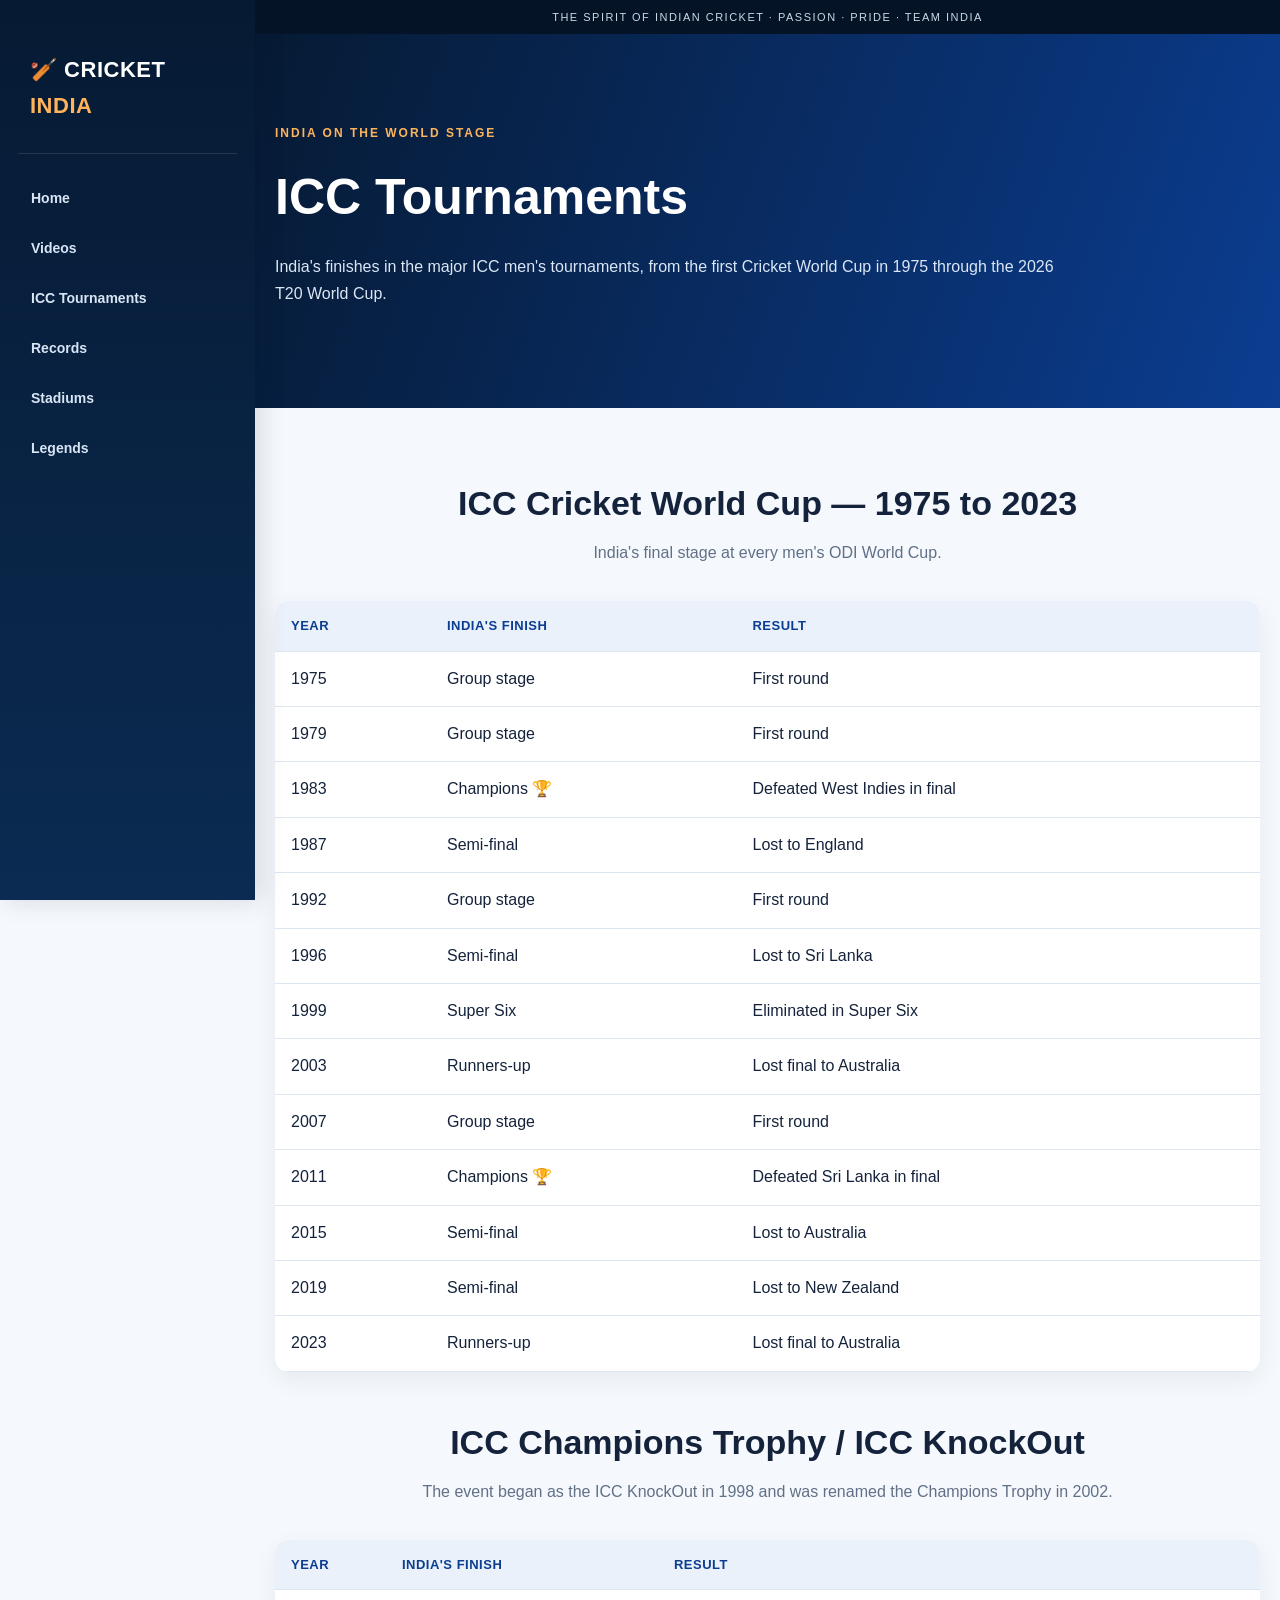
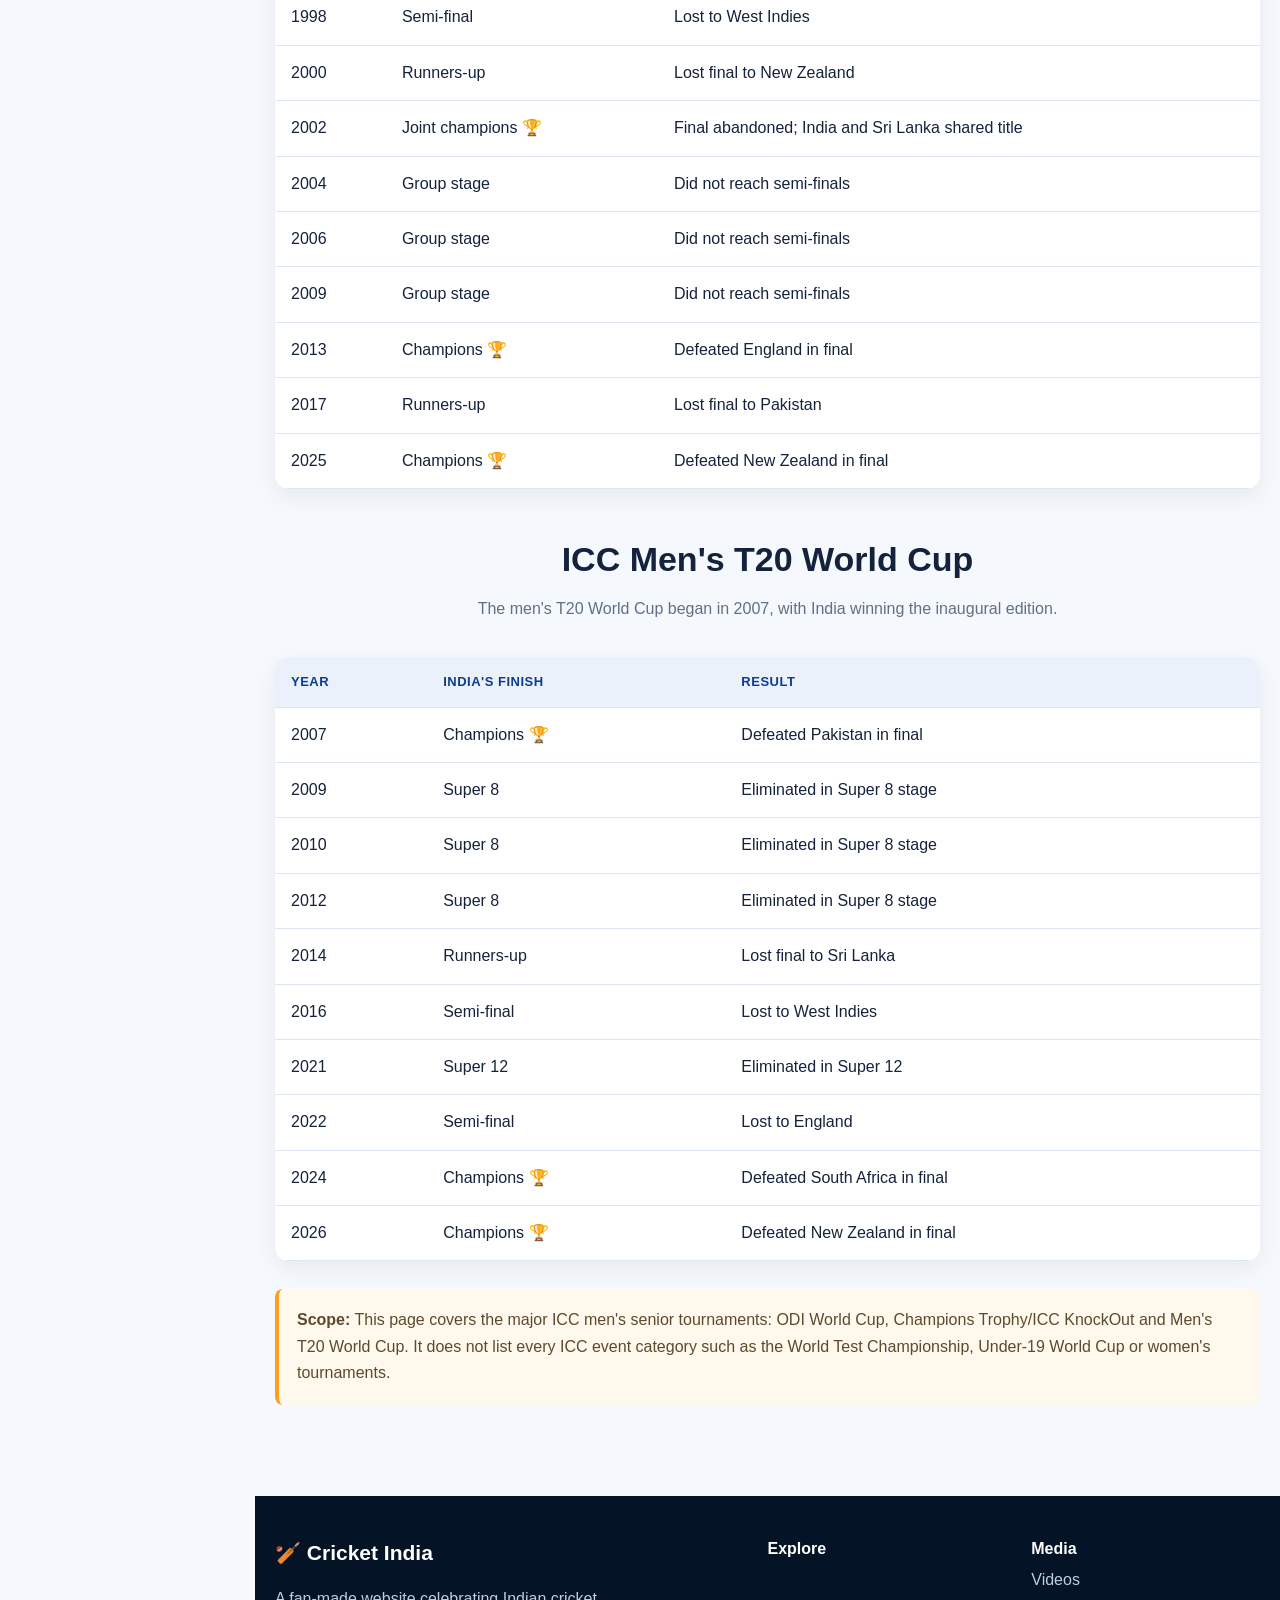
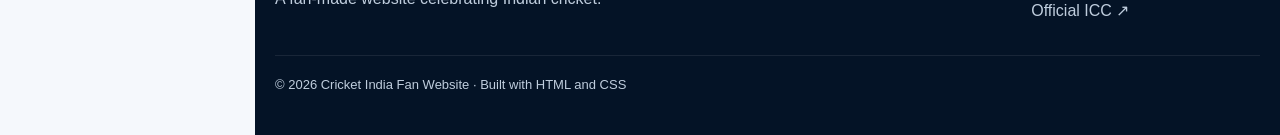
<file: icc-tournaments.html>
<!doctype html><html lang="en"><head><meta charset="utf-8"><meta name="viewport" content="width=device-width,initial-scale=1"><title>ICC Tournaments | Cricket India</title><link rel="stylesheet" href="style.css"></head><body>
<div class="top">THE SPIRIT OF INDIAN CRICKET · PASSION · PRIDE · TEAM INDIA</div><header><div class="nav"><a class="brand" href="index.html">🏏 CRICKET <b>INDIA</b></a><nav><a href="index.html">Home</a><a href="videos.html">Videos</a><a href="icc-tournaments.html">ICC Tournaments</a><a href="records.html">Records</a><a href="stadiums.html">Stadiums</a><a href="legends.html">Legends</a></nav></div></header>
<main><section class="pagehero"><div class="container"><span class="eyebrow">India on the world stage</span><h1>ICC Tournaments</h1><p>India's finishes in the major ICC men's tournaments, from the first Cricket World Cup in 1975 through the 2026 T20 World Cup.</p></div></section><section class="content"><div class="container">
<div class="head"><h2>ICC Cricket World Cup — 1975 to 2023</h2><p>India's final stage at every men's ODI World Cup.</p></div><div class="tablewrap"><table><thead><tr><th>Year</th><th>India's finish</th><th>Result</th></tr></thead><tbody>
<tr><td>1975</td><td>Group stage</td><td>First round</td></tr><tr><td>1979</td><td>Group stage</td><td>First round</td></tr><tr><td>1983</td><td>Champions 🏆</td><td>Defeated West Indies in final</td></tr><tr><td>1987</td><td>Semi-final</td><td>Lost to England</td></tr><tr><td>1992</td><td>Group stage</td><td>First round</td></tr><tr><td>1996</td><td>Semi-final</td><td>Lost to Sri Lanka</td></tr><tr><td>1999</td><td>Super Six</td><td>Eliminated in Super Six</td></tr><tr><td>2003</td><td>Runners-up</td><td>Lost final to Australia</td></tr><tr><td>2007</td><td>Group stage</td><td>First round</td></tr><tr><td>2011</td><td>Champions 🏆</td><td>Defeated Sri Lanka in final</td></tr><tr><td>2015</td><td>Semi-final</td><td>Lost to Australia</td></tr><tr><td>2019</td><td>Semi-final</td><td>Lost to New Zealand</td></tr><tr><td>2023</td><td>Runners-up</td><td>Lost final to Australia</td></tr>
</tbody></table></div>
<div class="head" style="margin-top:50px"><h2>ICC Champions Trophy / ICC KnockOut</h2><p>The event began as the ICC KnockOut in 1998 and was renamed the Champions Trophy in 2002.</p></div><div class="tablewrap"><table><thead><tr><th>Year</th><th>India's finish</th><th>Result</th></tr></thead><tbody>
<tr><td>1998</td><td>Semi-final</td><td>Lost to West Indies</td></tr><tr><td>2000</td><td>Runners-up</td><td>Lost final to New Zealand</td></tr><tr><td>2002</td><td>Joint champions 🏆</td><td>Final abandoned; India and Sri Lanka shared title</td></tr><tr><td>2004</td><td>Group stage</td><td>Did not reach semi-finals</td></tr><tr><td>2006</td><td>Group stage</td><td>Did not reach semi-finals</td></tr><tr><td>2009</td><td>Group stage</td><td>Did not reach semi-finals</td></tr><tr><td>2013</td><td>Champions 🏆</td><td>Defeated England in final</td></tr><tr><td>2017</td><td>Runners-up</td><td>Lost final to Pakistan</td></tr><tr><td>2025</td><td>Champions 🏆</td><td>Defeated New Zealand in final</td></tr>
</tbody></table></div>
<div class="head" style="margin-top:50px"><h2>ICC Men's T20 World Cup</h2><p>The men's T20 World Cup began in 2007, with India winning the inaugural edition.</p></div><div class="tablewrap"><table><thead><tr><th>Year</th><th>India's finish</th><th>Result</th></tr></thead><tbody>
<tr><td>2007</td><td>Champions 🏆</td><td>Defeated Pakistan in final</td></tr><tr><td>2009</td><td>Super 8</td><td>Eliminated in Super 8 stage</td></tr><tr><td>2010</td><td>Super 8</td><td>Eliminated in Super 8 stage</td></tr><tr><td>2012</td><td>Super 8</td><td>Eliminated in Super 8 stage</td></tr><tr><td>2014</td><td>Runners-up</td><td>Lost final to Sri Lanka</td></tr><tr><td>2016</td><td>Semi-final</td><td>Lost to West Indies</td></tr><tr><td>2021</td><td>Super 12</td><td>Eliminated in Super 12</td></tr><tr><td>2022</td><td>Semi-final</td><td>Lost to England</td></tr><tr><td>2024</td><td>Champions 🏆</td><td>Defeated South Africa in final</td></tr><tr><td>2026</td><td>Champions 🏆</td><td>Defeated New Zealand in final</td></tr>
</tbody></table></div>
<p class="note"><strong>Scope:</strong> This page covers the major ICC men's senior tournaments: ODI World Cup, Champions Trophy/ICC KnockOut and Men's T20 World Cup. It does not list every ICC event category such as the World Test Championship, Under-19 World Cup or women's tournaments.</p>
</div></section></main><footer><div class="container"><div class="footgrid"><div><strong style="font-size:21px;color:white">🏏 Cricket India</strong><p>A fan-made website celebrating Indian cricket.</p></div><div><strong>Explore</strong></div><div><strong>Media</strong><a href="videos.html">Videos</a><a href="https://www.icc-cricket.com/" target="_blank">Official ICC ↗</a></div></div><div class="copyright">© 2026 Cricket India Fan Website · Built with HTML and CSS</div></div></footer></body></html>
</file>
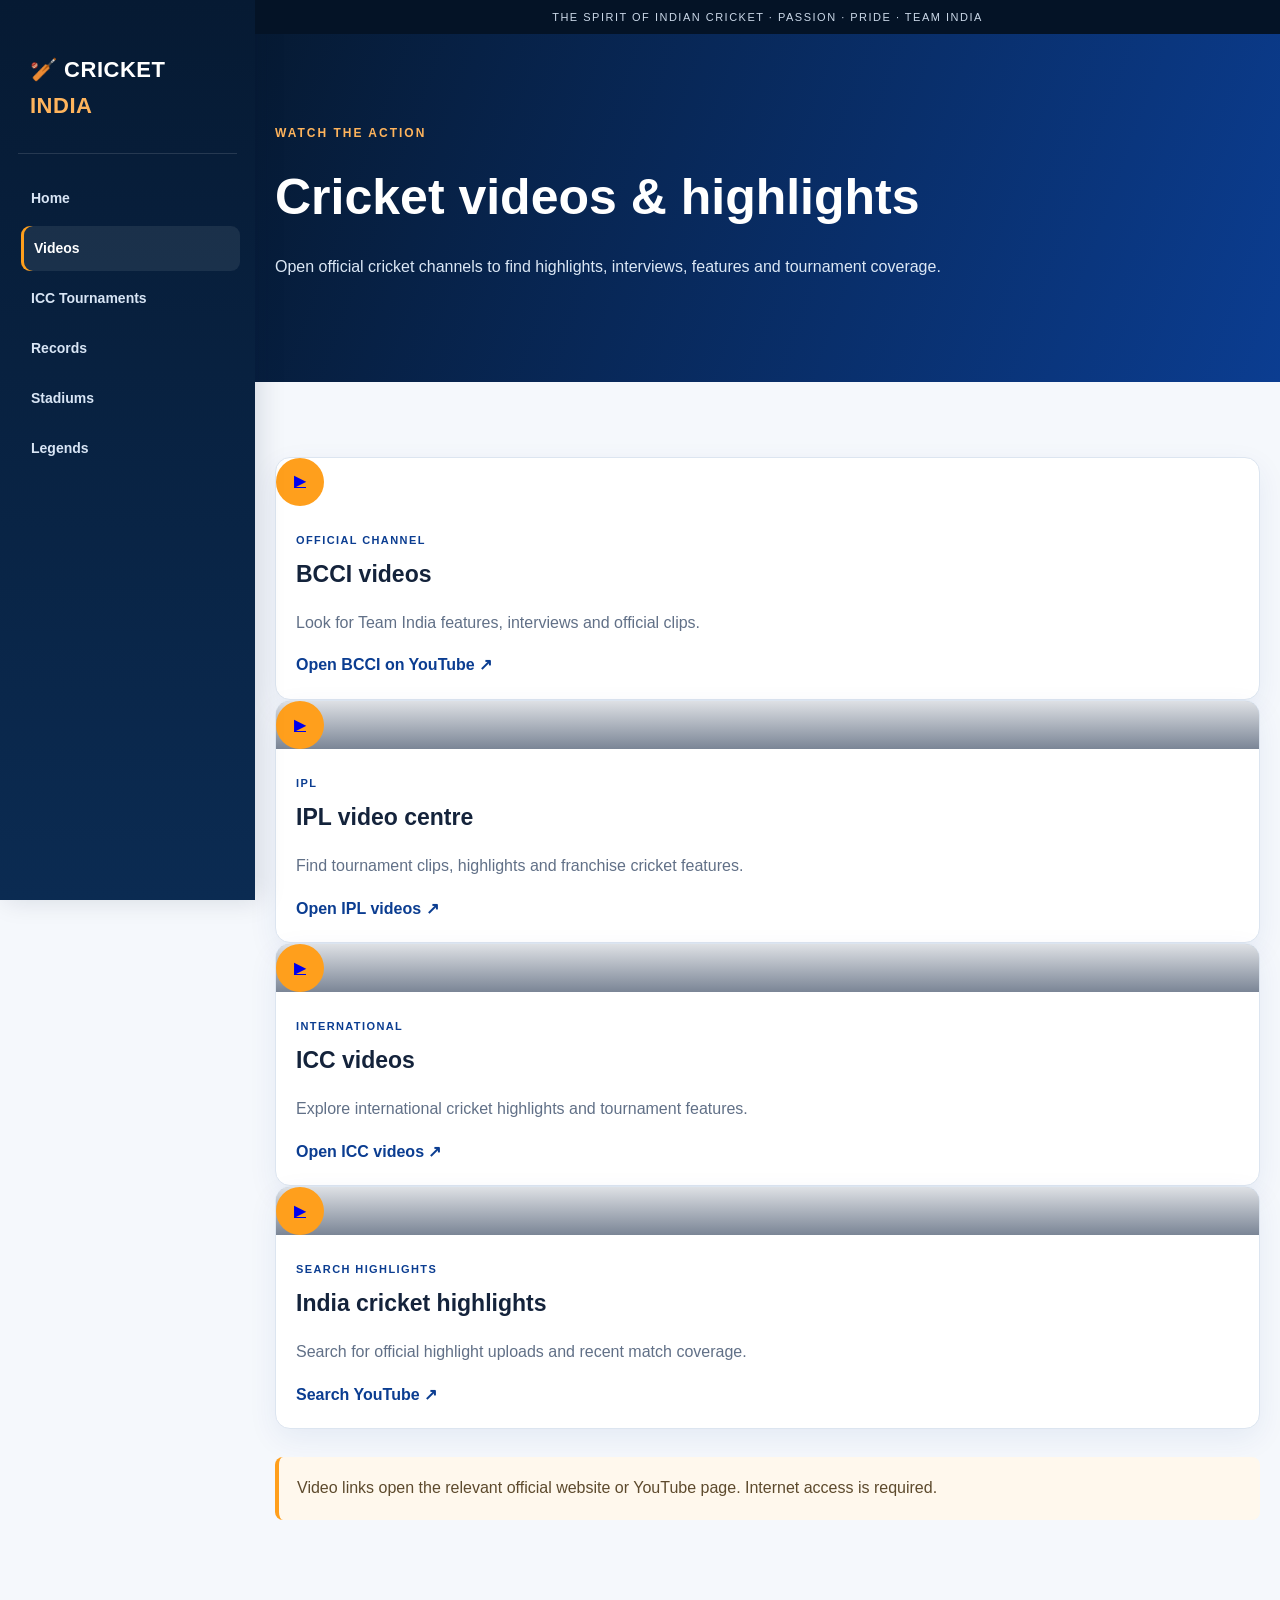
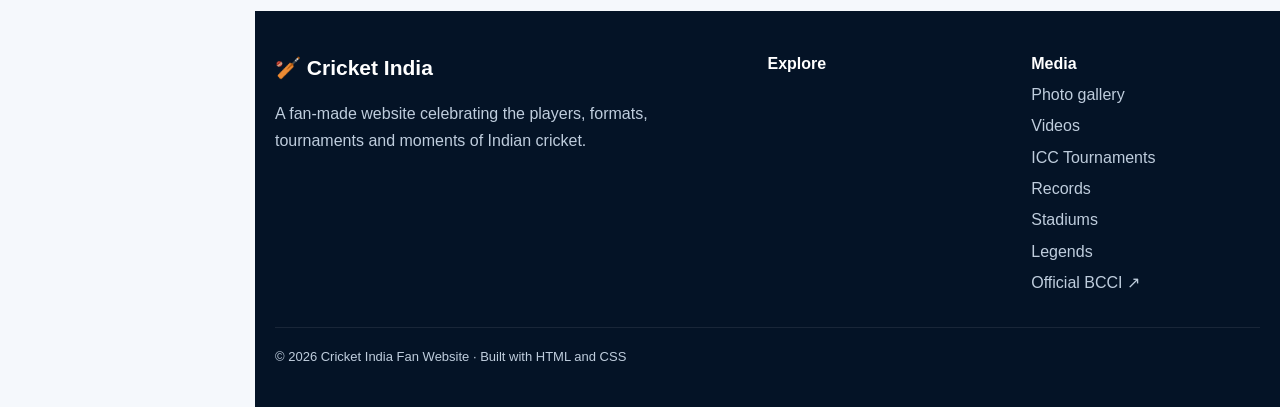
<file: videos.html>
<!doctype html><html lang="en"><head><meta charset="utf-8"><meta name="viewport" content="width=device-width,initial-scale=1"><meta name="description" content="Official cricket video and highlights links."><title>Videos | Cricket India</title><link rel="stylesheet" href="style.css"></head><body>
<div class="top">THE SPIRIT OF INDIAN CRICKET · PASSION · PRIDE · TEAM INDIA</div>
<header><div class="nav"><a class="brand" href="index.html">🏏 CRICKET <b>INDIA</b></a><nav><a href="index.html">Home</a><a href="videos.html">Videos</a><a href="icc-tournaments.html">ICC Tournaments</a><a href="records.html">Records</a><a href="stadiums.html">Stadiums</a><a href="legends.html">Legends</a></nav></div></header>

<main><section class="pagehero"><div class="container"><span class="eyebrow">Watch the action</span><h1>Cricket videos & highlights</h1><p>Open official cricket channels to find highlights, interviews, features and tournament coverage.</p></div></section><section class="content"><div class="container"><div class="videos">
<article class="card"><a href="https://www.youtube.com/@BCCI" target="_blank" rel="noopener"><div class="videoimg"><span class="play">▶</span></div></a><div class="body"><span class="tag">Official channel</span><h3>BCCI videos</h3><p>Look for Team India features, interviews and official clips.</p><a class="link" href="https://www.youtube.com/@BCCI" target="_blank">Open BCCI on YouTube ↗</a></div></article>
<article class="card"><a href="https://www.iplt20.com/videos" target="_blank" rel="noopener"><div class="videoimg" style="background-image:linear-gradient(#071b3a22,#071b3a88),url('https://images.unsplash.com/photo-1531415074968-036ba1b575da?auto=format&fit=crop&w=1100&q=80')"><span class="play">▶</span></div></a><div class="body"><span class="tag">IPL</span><h3>IPL video centre</h3><p>Find tournament clips, highlights and franchise cricket features.</p><a class="link" href="https://www.iplt20.com/videos" target="_blank">Open IPL videos ↗</a></div></article>
<article class="card"><a href="https://www.icc-cricket.com/videos" target="_blank" rel="noopener"><div class="videoimg" style="background-image:linear-gradient(#071b3a22,#071b3a88),url('https://images.unsplash.com/photo-1540747913346-19e32dc3e97e?auto=format&fit=crop&w=1100&q=80')"><span class="play">▶</span></div></a><div class="body"><span class="tag">International</span><h3>ICC videos</h3><p>Explore international cricket highlights and tournament features.</p><a class="link" href="https://www.icc-cricket.com/videos" target="_blank">Open ICC videos ↗</a></div></article>
<article class="card"><a href="https://www.youtube.com/results?search_query=India+cricket+highlights+official" target="_blank" rel="noopener"><div class="videoimg" style="background-image:linear-gradient(#071b3a22,#071b3a88),url('https://images.unsplash.com/photo-1593766827228-8737b6cd1472?auto=format&fit=crop&w=1100&q=80')"><span class="play">▶</span></div></a><div class="body"><span class="tag">Search highlights</span><h3>India cricket highlights</h3><p>Search for official highlight uploads and recent match coverage.</p><a class="link" href="https://www.youtube.com/results?search_query=India+cricket+highlights+official" target="_blank">Search YouTube ↗</a></div></article>
</div><p class="note">Video links open the relevant official website or YouTube page. Internet access is required.</p></div></section></main>

<footer><div class="container"><div class="footgrid"><div><strong style="font-size:21px;color:white">🏏 Cricket India</strong><p>A fan-made website celebrating the players, formats, tournaments and moments of Indian cricket.</p></div><div><strong>Explore</strong></div><div><strong>Media</strong><a href="gallery.html">Photo gallery</a><a href="videos.html">Videos</a><a href="icc-tournaments.html">ICC Tournaments</a><a href="records.html">Records</a><a href="stadiums.html">Stadiums</a><a href="legends.html">Legends</a><a href="https://www.bcci.tv/" target="_blank">Official BCCI ↗</a></div></div><div class="copyright">© 2026 Cricket India Fan Website · Built with HTML and CSS</div></div></footer>
<script>let p=location.pathname.split('/').pop()||'index.html';document.querySelectorAll('nav a').forEach(a=>{if(a.getAttribute('href')===p)a.classList.add('active')});</script>
</body></html>
</file>
<file: style.css>
:root{--navy:#061a33;--blue:#0b3d91;--blue2:#0f5cc0;--saffron:#ff9f1c;--green:#16834b;--ink:#14233b;--muted:#617087;--bg:#f5f8fc;--white:#fff;--line:#dce5f0;--sidebar:255px}
*{box-sizing:border-box}html{scroll-behavior:smooth}body{margin:0;font-family:Inter,Segoe UI,Arial,sans-serif;background:var(--bg);color:var(--ink);line-height:1.65}.top{position:fixed;left:var(--sidebar);right:0;top:0;height:34px;background:#041326;color:#cbd8e8;text-align:center;font-size:11px;letter-spacing:1.5px;padding:8px;z-index:1001}.nav{position:fixed;z-index:1000;left:0;top:0;bottom:0;width:var(--sidebar);background:linear-gradient(180deg,#061a33,#0b2b52);padding:34px 18px 22px;box-shadow:5px 0 25px #061a3322;display:flex;flex-direction:column}.brand{color:white;text-decoration:none;font-weight:900;font-size:22px;letter-spacing:.5px;padding:18px 12px 28px;border-bottom:1px solid #ffffff20}.brand b{color:#ffb45c}.nav nav{display:flex;flex-direction:column;gap:5px;margin-top:22px}.nav nav a{color:#d8e5f5;text-decoration:none;padding:11px 13px;border-radius:9px;font-weight:650;font-size:14px;transition:.2s}.nav nav a:hover,.nav nav a.active{background:#ffffff14;color:#fff;transform:translateX(3px);box-shadow:inset 3px 0 0 var(--saffron)}main{margin-left:var(--sidebar);padding-top:34px}.container{width:min(1120px,calc(100% - 40px));margin:auto}.hero{min-height:620px;background:linear-gradient(90deg,#041326d9,#04132666),url('https://images.unsplash.com/photo-1531415074968-036ba1b575da?auto=format&fit=crop&w=1800&q=85') center/cover;display:flex;align-items:center;color:white}.hero-inner{width:min(900px,calc(100% - 40px));margin:auto;padding:80px 0}.eyebrow{display:inline-block;color:#ffb45c;text-transform:uppercase;letter-spacing:2px;font-size:12px;font-weight:800;margin-bottom:12px}.hero h1{font-size:clamp(42px,6vw,78px);line-height:1.05;margin:0 0 20px}.hero h1 em{color:#ffb45c;font-style:normal}.hero p{max-width:700px;font-size:18px;color:#e2ebf5}.btn{display:inline-block;padding:12px 18px;border-radius:8px;text-decoration:none;font-weight:800;margin:10px 8px 0 0}.primary{background:var(--saffron);color:#10233d}.outline{border:1px solid #ffffff80;color:white}.section,.content{padding:75px 0}.head{text-align:center;max-width:760px;margin:0 auto 35px}.head h2{font-size:34px;line-height:1.2;margin:0 0 10px}.head p{color:var(--muted)}.grid{display:grid;grid-template-columns:repeat(3,1fr);gap:24px}.card{background:white;border-radius:15px;overflow:hidden;box-shadow:0 10px 30px #0b3d9112;border:1px solid var(--line)}.card img{width:100%;height:230px;object-fit:cover;display:block}.card .body{padding:20px}.card h3{margin:4px 0 8px;font-size:23px}.card p{color:var(--muted)}.tag{font-size:11px;text-transform:uppercase;letter-spacing:1.4px;color:var(--blue);font-weight:800}.link{color:var(--blue);font-weight:800;text-decoration:none}.feature{display:grid;grid-template-columns:1fr 1fr;gap:45px;align-items:center}.feature img{width:100%;border-radius:16px;box-shadow:0 15px 40px #061a3330}.stats{display:grid;grid-template-columns:repeat(4,1fr);gap:15px;margin-top:-55px;position:relative}.stat{background:white;border-radius:13px;padding:22px;text-align:center;box-shadow:0 12px 30px #061a3320}.stat strong{display:block;font-size:28px;color:var(--blue)}.stat span{font-size:13px;color:var(--muted)}.pagehero{background:linear-gradient(110deg,#061a33,#0b3d91);color:white;padding:85px 0}.pagehero h1{font-size:50px;margin:0}.pagehero p{max-width:800px;color:#dbe7f5}.tablewrap{overflow-x:auto;background:white;border-radius:14px;box-shadow:0 8px 25px #061a3310}.tablewrap table{width:100%;border-collapse:collapse;min-width:650px}.tablewrap th,.tablewrap td{padding:14px 16px;text-align:left;border-bottom:1px solid var(--line)}.tablewrap th{background:#eaf1fb;color:var(--blue);font-size:13px;text-transform:uppercase;letter-spacing:.5px}.tablewrap tr:hover td{background:#fafcff}.note{margin-top:28px;padding:18px;background:#fff8ed;border-left:4px solid var(--saffron);border-radius:8px;color:#5d4a2d}.video-grid{display:grid;grid-template-columns:1.3fr 1fr;gap:25px}.video-feature,.video-item{background:white;border-radius:14px;overflow:hidden;border:1px solid var(--line)}.video-feature img{width:100%;height:300px;object-fit:cover}.video-feature .card-body{padding:20px}.video-list{display:grid;gap:15px}.video-item{display:flex;gap:16px;padding:16px;text-decoration:none;color:var(--ink);align-items:center}.play{width:48px;height:48px;border-radius:50%;background:var(--saffron);display:grid;place-items:center;flex:none}.video-item h3{margin:0}.video-item p{margin:2px 0;color:var(--muted);font-size:13px}footer{margin-left:var(--sidebar);background:#041326;color:#bfcddd;padding:40px 0}.footgrid{display:grid;grid-template-columns:2fr 1fr 1fr;gap:35px}.footgrid strong{color:white}.footgrid a{display:block;color:#bfcddd;text-decoration:none;margin:5px 0}.copyright{border-top:1px solid #ffffff15;margin-top:25px;padding-top:18px;font-size:13px}.gallery-grid{display:grid;grid-template-columns:repeat(3,1fr);gap:18px}.gallery-grid img{width:100%;height:280px;object-fit:cover;border-radius:13px}
@media(max-width:900px){:root{--sidebar:210px}.grid{grid-template-columns:1fr 1fr}.feature,.video-grid{grid-template-columns:1fr}.stats{grid-template-columns:1fr 1fr}.nav nav a{font-size:13px;padding:9px}.brand{font-size:18px}.top{font-size:9px}}
@media(max-width:650px){:root{--sidebar:0px}.top{display:none}.nav{position:relative;width:100%;height:auto;padding:12px 15px}.brand{padding:8px 4px 12px}.nav nav{flex-direction:row;flex-wrap:wrap;margin-top:10px;gap:4px}.nav nav a{padding:7px 9px;font-size:12px}.nav nav a:hover,.nav nav a.active{transform:none}.nav nav a.active{box-shadow:inset 0 -3px 0 var(--saffron)}main{margin-left:0;padding-top:0}footer{margin-left:0}.hero{min-height:520px}.hero-inner{padding:55px 0}.grid,.gallery-grid,.stats{grid-template-columns:1fr}.section,.content{padding:55px 0}.pagehero{padding:55px 0}.pagehero h1{font-size:38px}.container{width:min(100% - 28px,1120px)}}


/* Player image presentation */
.legend img, .record img {
  width: 100%;
  height: 300px;
  object-fit: cover;
  object-position: center top;
  display: block;
  border-radius: 16px 16px 0 0;
  background: #e9eef5;
}
.legend, .record { overflow: hidden; }
</file>
